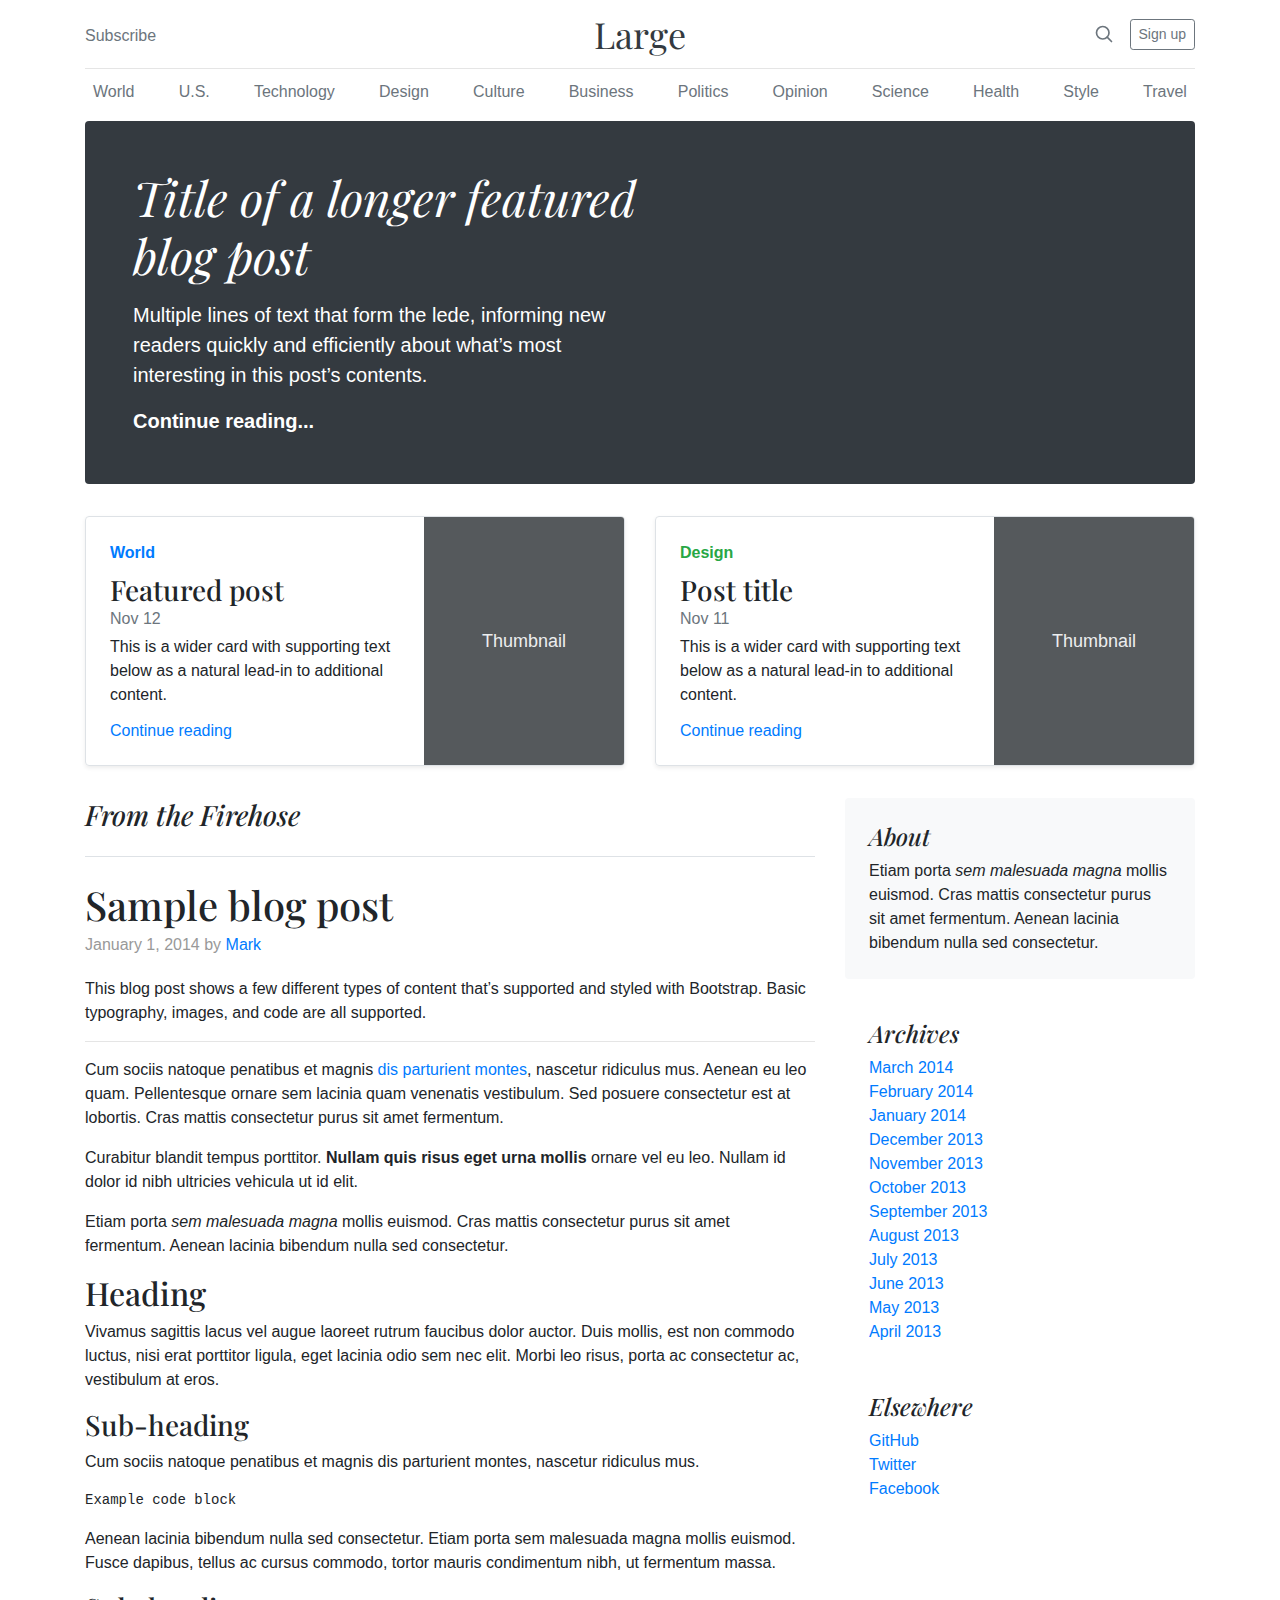
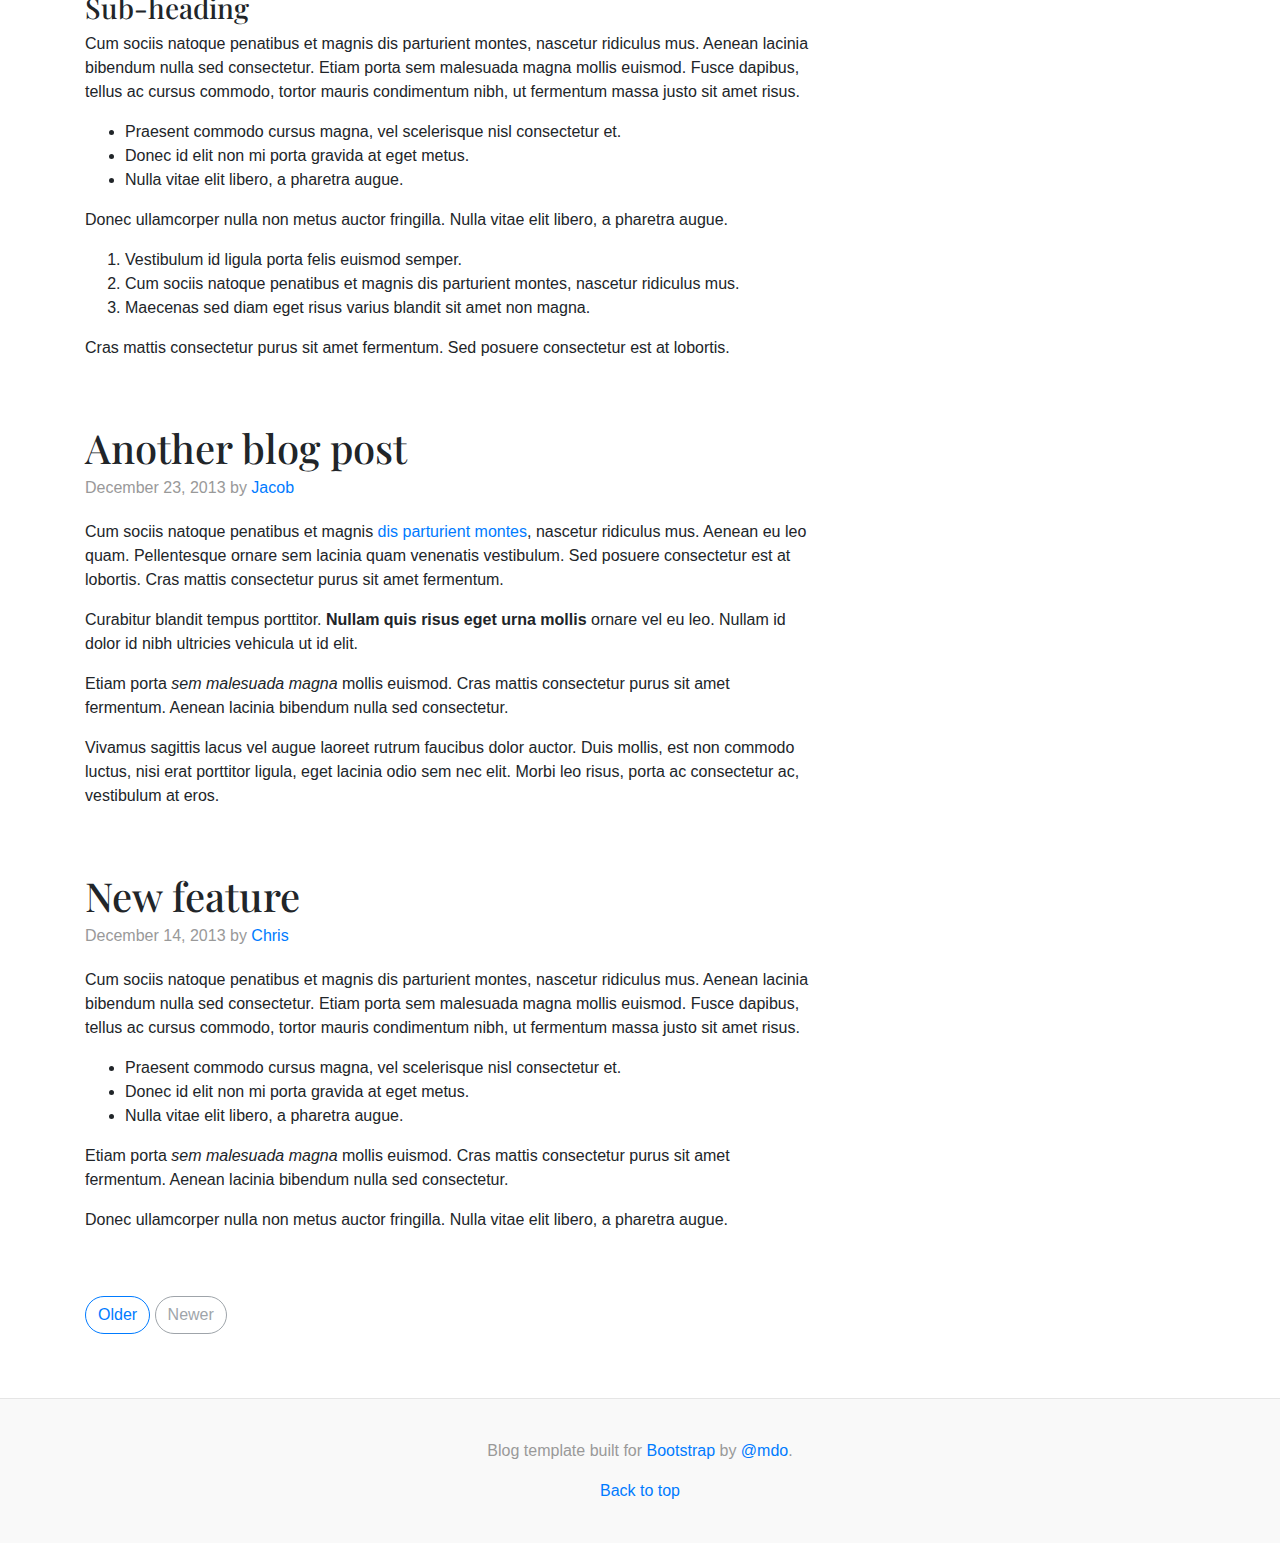
<file: blog/index.html>
<!doctype html>
<html lang="en">
  <head>
    <meta charset="utf-8">
    <meta name="viewport" content="width=device-width, initial-scale=1, shrink-to-fit=no">
    <meta name="description" content="">
    <meta name="author" content="Mark Otto, Jacob Thornton, and Bootstrap contributors">
    <meta name="generator" content="Jekyll v4.0.1">
    <title>Blog Template · Bootstrap</title>

    <link rel="canonical" href="https://getbootstrap.com/docs/4.5/examples/blog/">

    <!-- Bootstrap core CSS -->
<link href="../assets/dist/css/bootstrap.css" rel="stylesheet">

    <style>
      .bd-placeholder-img {
        font-size: 1.125rem;
        text-anchor: middle;
        -webkit-user-select: none;
        -moz-user-select: none;
        -ms-user-select: none;
        user-select: none;
      }

      @media (min-width: 768px) {
        .bd-placeholder-img-lg {
          font-size: 3.5rem;
        }
      }
    </style>
    <!-- Custom styles for this template -->
    <link href="https://fonts.googleapis.com/css?family=Playfair+Display:700,900" rel="stylesheet">
    <!-- Custom styles for this template -->
    <link href="blog.css" rel="stylesheet">
  </head>
  <body>
    <div class="container">
  <header class="blog-header py-3">
    <div class="row flex-nowrap justify-content-between align-items-center">
      <div class="col-4 pt-1">
        <a class="text-muted" href="#">Subscribe</a>
      </div>
      <div class="col-4 text-center">
        <a class="blog-header-logo text-dark" href="#">Large</a>
      </div>
      <div class="col-4 d-flex justify-content-end align-items-center">
        <a class="text-muted" href="#" aria-label="Search">
          <svg xmlns="http://www.w3.org/2000/svg" width="20" height="20" fill="none" stroke="currentColor" stroke-linecap="round" stroke-linejoin="round" stroke-width="2" class="mx-3" role="img" viewBox="0 0 24 24" focusable="false"><title>Search</title><circle cx="10.5" cy="10.5" r="7.5"/><path d="M21 21l-5.2-5.2"/></svg>
        </a>
        <a class="btn btn-sm btn-outline-secondary" href="#">Sign up</a>
      </div>
    </div>
  </header>

  <div class="nav-scroller py-1 mb-2">
    <nav class="nav d-flex justify-content-between">
      <a class="p-2 text-muted" href="#">World</a>
      <a class="p-2 text-muted" href="#">U.S.</a>
      <a class="p-2 text-muted" href="#">Technology</a>
      <a class="p-2 text-muted" href="#">Design</a>
      <a class="p-2 text-muted" href="#">Culture</a>
      <a class="p-2 text-muted" href="#">Business</a>
      <a class="p-2 text-muted" href="#">Politics</a>
      <a class="p-2 text-muted" href="#">Opinion</a>
      <a class="p-2 text-muted" href="#">Science</a>
      <a class="p-2 text-muted" href="#">Health</a>
      <a class="p-2 text-muted" href="#">Style</a>
      <a class="p-2 text-muted" href="#">Travel</a>
    </nav>
  </div>

  <div class="jumbotron p-4 p-md-5 text-white rounded bg-dark">
    <div class="col-md-6 px-0">
      <h1 class="display-4 font-italic">Title of a longer featured blog post</h1>
      <p class="lead my-3">Multiple lines of text that form the lede, informing new readers quickly and efficiently about what’s most interesting in this post’s contents.</p>
      <p class="lead mb-0"><a href="#" class="text-white font-weight-bold">Continue reading...</a></p>
    </div>
  </div>

  <div class="row mb-2">
    <div class="col-md-6">
      <div class="row no-gutters border rounded overflow-hidden flex-md-row mb-4 shadow-sm h-md-250 position-relative">
        <div class="col p-4 d-flex flex-column position-static">
          <strong class="d-inline-block mb-2 text-primary">World</strong>
          <h3 class="mb-0">Featured post</h3>
          <div class="mb-1 text-muted">Nov 12</div>
          <p class="card-text mb-auto">This is a wider card with supporting text below as a natural lead-in to additional content.</p>
          <a href="#" class="stretched-link">Continue reading</a>
        </div>
        <div class="col-auto d-none d-lg-block">
          <svg class="bd-placeholder-img" width="200" height="250" xmlns="http://www.w3.org/2000/svg" preserveAspectRatio="xMidYMid slice" focusable="false" role="img" aria-label="Placeholder: Thumbnail"><title>Placeholder</title><rect width="100%" height="100%" fill="#55595c"/><text x="50%" y="50%" fill="#eceeef" dy=".3em">Thumbnail</text></svg>
        </div>
      </div>
    </div>
    <div class="col-md-6">
      <div class="row no-gutters border rounded overflow-hidden flex-md-row mb-4 shadow-sm h-md-250 position-relative">
        <div class="col p-4 d-flex flex-column position-static">
          <strong class="d-inline-block mb-2 text-success">Design</strong>
          <h3 class="mb-0">Post title</h3>
          <div class="mb-1 text-muted">Nov 11</div>
          <p class="mb-auto">This is a wider card with supporting text below as a natural lead-in to additional content.</p>
          <a href="#" class="stretched-link">Continue reading</a>
        </div>
        <div class="col-auto d-none d-lg-block">
          <svg class="bd-placeholder-img" width="200" height="250" xmlns="http://www.w3.org/2000/svg" preserveAspectRatio="xMidYMid slice" focusable="false" role="img" aria-label="Placeholder: Thumbnail"><title>Placeholder</title><rect width="100%" height="100%" fill="#55595c"/><text x="50%" y="50%" fill="#eceeef" dy=".3em">Thumbnail</text></svg>
        </div>
      </div>
    </div>
  </div>
</div>

<main role="main" class="container">
  <div class="row">
    <div class="col-md-8 blog-main">
      <h3 class="pb-4 mb-4 font-italic border-bottom">
        From the Firehose
      </h3>

      <div class="blog-post">
        <h2 class="blog-post-title">Sample blog post</h2>
        <p class="blog-post-meta">January 1, 2014 by <a href="#">Mark</a></p>

        <p>This blog post shows a few different types of content that’s supported and styled with Bootstrap. Basic typography, images, and code are all supported.</p>
        <hr>
        <p>Cum sociis natoque penatibus et magnis <a href="#">dis parturient montes</a>, nascetur ridiculus mus. Aenean eu leo quam. Pellentesque ornare sem lacinia quam venenatis vestibulum. Sed posuere consectetur est at lobortis. Cras mattis consectetur purus sit amet fermentum.</p>
        <blockquote>
          <p>Curabitur blandit tempus porttitor. <strong>Nullam quis risus eget urna mollis</strong> ornare vel eu leo. Nullam id dolor id nibh ultricies vehicula ut id elit.</p>
        </blockquote>
        <p>Etiam porta <em>sem malesuada magna</em> mollis euismod. Cras mattis consectetur purus sit amet fermentum. Aenean lacinia bibendum nulla sed consectetur.</p>
        <h2>Heading</h2>
        <p>Vivamus sagittis lacus vel augue laoreet rutrum faucibus dolor auctor. Duis mollis, est non commodo luctus, nisi erat porttitor ligula, eget lacinia odio sem nec elit. Morbi leo risus, porta ac consectetur ac, vestibulum at eros.</p>
        <h3>Sub-heading</h3>
        <p>Cum sociis natoque penatibus et magnis dis parturient montes, nascetur ridiculus mus.</p>
        <pre><code>Example code block</code></pre>
        <p>Aenean lacinia bibendum nulla sed consectetur. Etiam porta sem malesuada magna mollis euismod. Fusce dapibus, tellus ac cursus commodo, tortor mauris condimentum nibh, ut fermentum massa.</p>
        <h3>Sub-heading</h3>
        <p>Cum sociis natoque penatibus et magnis dis parturient montes, nascetur ridiculus mus. Aenean lacinia bibendum nulla sed consectetur. Etiam porta sem malesuada magna mollis euismod. Fusce dapibus, tellus ac cursus commodo, tortor mauris condimentum nibh, ut fermentum massa justo sit amet risus.</p>
        <ul>
          <li>Praesent commodo cursus magna, vel scelerisque nisl consectetur et.</li>
          <li>Donec id elit non mi porta gravida at eget metus.</li>
          <li>Nulla vitae elit libero, a pharetra augue.</li>
        </ul>
        <p>Donec ullamcorper nulla non metus auctor fringilla. Nulla vitae elit libero, a pharetra augue.</p>
        <ol>
          <li>Vestibulum id ligula porta felis euismod semper.</li>
          <li>Cum sociis natoque penatibus et magnis dis parturient montes, nascetur ridiculus mus.</li>
          <li>Maecenas sed diam eget risus varius blandit sit amet non magna.</li>
        </ol>
        <p>Cras mattis consectetur purus sit amet fermentum. Sed posuere consectetur est at lobortis.</p>
      </div><!-- /.blog-post -->

      <div class="blog-post">
        <h2 class="blog-post-title">Another blog post</h2>
        <p class="blog-post-meta">December 23, 2013 by <a href="#">Jacob</a></p>

        <p>Cum sociis natoque penatibus et magnis <a href="#">dis parturient montes</a>, nascetur ridiculus mus. Aenean eu leo quam. Pellentesque ornare sem lacinia quam venenatis vestibulum. Sed posuere consectetur est at lobortis. Cras mattis consectetur purus sit amet fermentum.</p>
        <blockquote>
          <p>Curabitur blandit tempus porttitor. <strong>Nullam quis risus eget urna mollis</strong> ornare vel eu leo. Nullam id dolor id nibh ultricies vehicula ut id elit.</p>
        </blockquote>
        <p>Etiam porta <em>sem malesuada magna</em> mollis euismod. Cras mattis consectetur purus sit amet fermentum. Aenean lacinia bibendum nulla sed consectetur.</p>
        <p>Vivamus sagittis lacus vel augue laoreet rutrum faucibus dolor auctor. Duis mollis, est non commodo luctus, nisi erat porttitor ligula, eget lacinia odio sem nec elit. Morbi leo risus, porta ac consectetur ac, vestibulum at eros.</p>
      </div><!-- /.blog-post -->

      <div class="blog-post">
        <h2 class="blog-post-title">New feature</h2>
        <p class="blog-post-meta">December 14, 2013 by <a href="#">Chris</a></p>

        <p>Cum sociis natoque penatibus et magnis dis parturient montes, nascetur ridiculus mus. Aenean lacinia bibendum nulla sed consectetur. Etiam porta sem malesuada magna mollis euismod. Fusce dapibus, tellus ac cursus commodo, tortor mauris condimentum nibh, ut fermentum massa justo sit amet risus.</p>
        <ul>
          <li>Praesent commodo cursus magna, vel scelerisque nisl consectetur et.</li>
          <li>Donec id elit non mi porta gravida at eget metus.</li>
          <li>Nulla vitae elit libero, a pharetra augue.</li>
        </ul>
        <p>Etiam porta <em>sem malesuada magna</em> mollis euismod. Cras mattis consectetur purus sit amet fermentum. Aenean lacinia bibendum nulla sed consectetur.</p>
        <p>Donec ullamcorper nulla non metus auctor fringilla. Nulla vitae elit libero, a pharetra augue.</p>
      </div><!-- /.blog-post -->

      <nav class="blog-pagination">
        <a class="btn btn-outline-primary" href="#">Older</a>
        <a class="btn btn-outline-secondary disabled" href="#" tabindex="-1" aria-disabled="true">Newer</a>
      </nav>

    </div><!-- /.blog-main -->

    <aside class="col-md-4 blog-sidebar">
      <div class="p-4 mb-3 bg-light rounded">
        <h4 class="font-italic">About</h4>
        <p class="mb-0">Etiam porta <em>sem malesuada magna</em> mollis euismod. Cras mattis consectetur purus sit amet fermentum. Aenean lacinia bibendum nulla sed consectetur.</p>
      </div>

      <div class="p-4">
        <h4 class="font-italic">Archives</h4>
        <ol class="list-unstyled mb-0">
          <li><a href="#">March 2014</a></li>
          <li><a href="#">February 2014</a></li>
          <li><a href="#">January 2014</a></li>
          <li><a href="#">December 2013</a></li>
          <li><a href="#">November 2013</a></li>
          <li><a href="#">October 2013</a></li>
          <li><a href="#">September 2013</a></li>
          <li><a href="#">August 2013</a></li>
          <li><a href="#">July 2013</a></li>
          <li><a href="#">June 2013</a></li>
          <li><a href="#">May 2013</a></li>
          <li><a href="#">April 2013</a></li>
        </ol>
      </div>

      <div class="p-4">
        <h4 class="font-italic">Elsewhere</h4>
        <ol class="list-unstyled">
          <li><a href="#">GitHub</a></li>
          <li><a href="#">Twitter</a></li>
          <li><a href="#">Facebook</a></li>
        </ol>
      </div>
    </aside><!-- /.blog-sidebar -->

  </div><!-- /.row -->

</main><!-- /.container -->

<footer class="blog-footer">
  <p>Blog template built for <a href="https://getbootstrap.com/">Bootstrap</a> by <a href="https://twitter.com/mdo">@mdo</a>.</p>
  <p>
    <a href="#">Back to top</a>
  </p>
</footer>
</body>
</html>
</file>
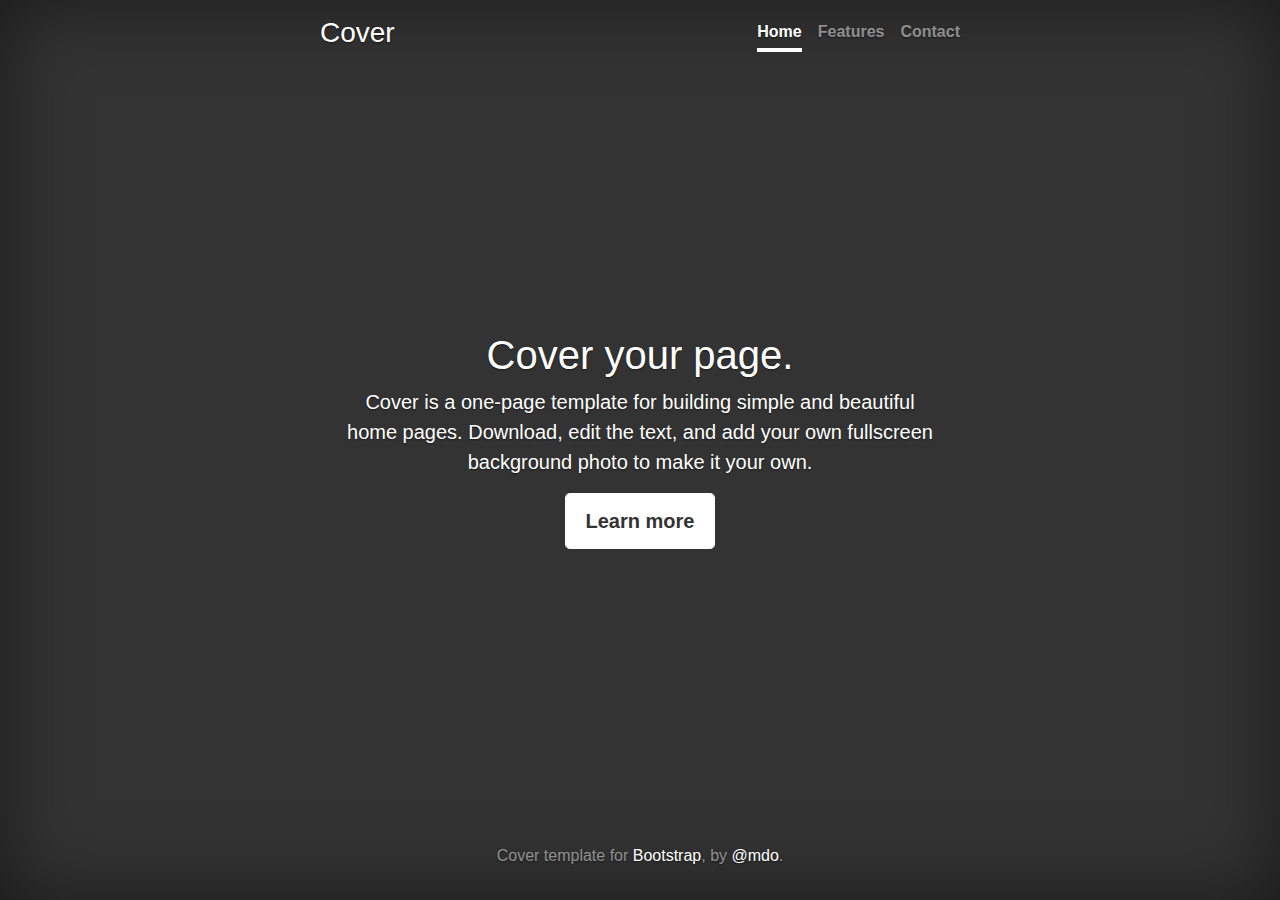
<file: cover/index.html>
<!doctype html>
<html lang="en">
  <head>
    <meta charset="utf-8">
    <meta name="viewport" content="width=device-width, initial-scale=1, shrink-to-fit=no">
    <meta name="description" content="">
    <meta name="author" content="Mark Otto, Jacob Thornton, and Bootstrap contributors">
    <meta name="generator" content="Jekyll v4.0.1">
    <title>Cover Template · Bootstrap</title>

    <link rel="canonical" href="https://getbootstrap.com/docs/4.5/examples/cover/">

    <!-- Bootstrap core CSS -->
<link href="../assets/dist/css/bootstrap.css" rel="stylesheet">

    <style>
      .bd-placeholder-img {
        font-size: 1.125rem;
        text-anchor: middle;
        -webkit-user-select: none;
        -moz-user-select: none;
        -ms-user-select: none;
        user-select: none;
      }

      @media (min-width: 768px) {
        .bd-placeholder-img-lg {
          font-size: 3.5rem;
        }
      }
    </style>
    <!-- Custom styles for this template -->
    <link href="cover.css" rel="stylesheet">
  </head>
  <body class="text-center">
    <div class="cover-container d-flex w-100 h-100 p-3 mx-auto flex-column">
  <header class="masthead mb-auto">
    <div class="inner">
      <h3 class="masthead-brand">Cover</h3>
      <nav class="nav nav-masthead justify-content-center">
        <a class="nav-link active" href="#">Home</a>
        <a class="nav-link" href="#">Features</a>
        <a class="nav-link" href="#">Contact</a>
      </nav>
    </div>
  </header>

  <main role="main" class="inner cover">
    <h1 class="cover-heading">Cover your page.</h1>
    <p class="lead">Cover is a one-page template for building simple and beautiful home pages. Download, edit the text, and add your own fullscreen background photo to make it your own.</p>
    <p class="lead">
      <a href="#" class="btn btn-lg btn-secondary">Learn more</a>
    </p>
  </main>

  <footer class="mastfoot mt-auto">
    <div class="inner">
      <p>Cover template for <a href="https://getbootstrap.com/">Bootstrap</a>, by <a href="https://twitter.com/mdo">@mdo</a>.</p>
    </div>
  </footer>
</div>
</body>
</html>
</file>
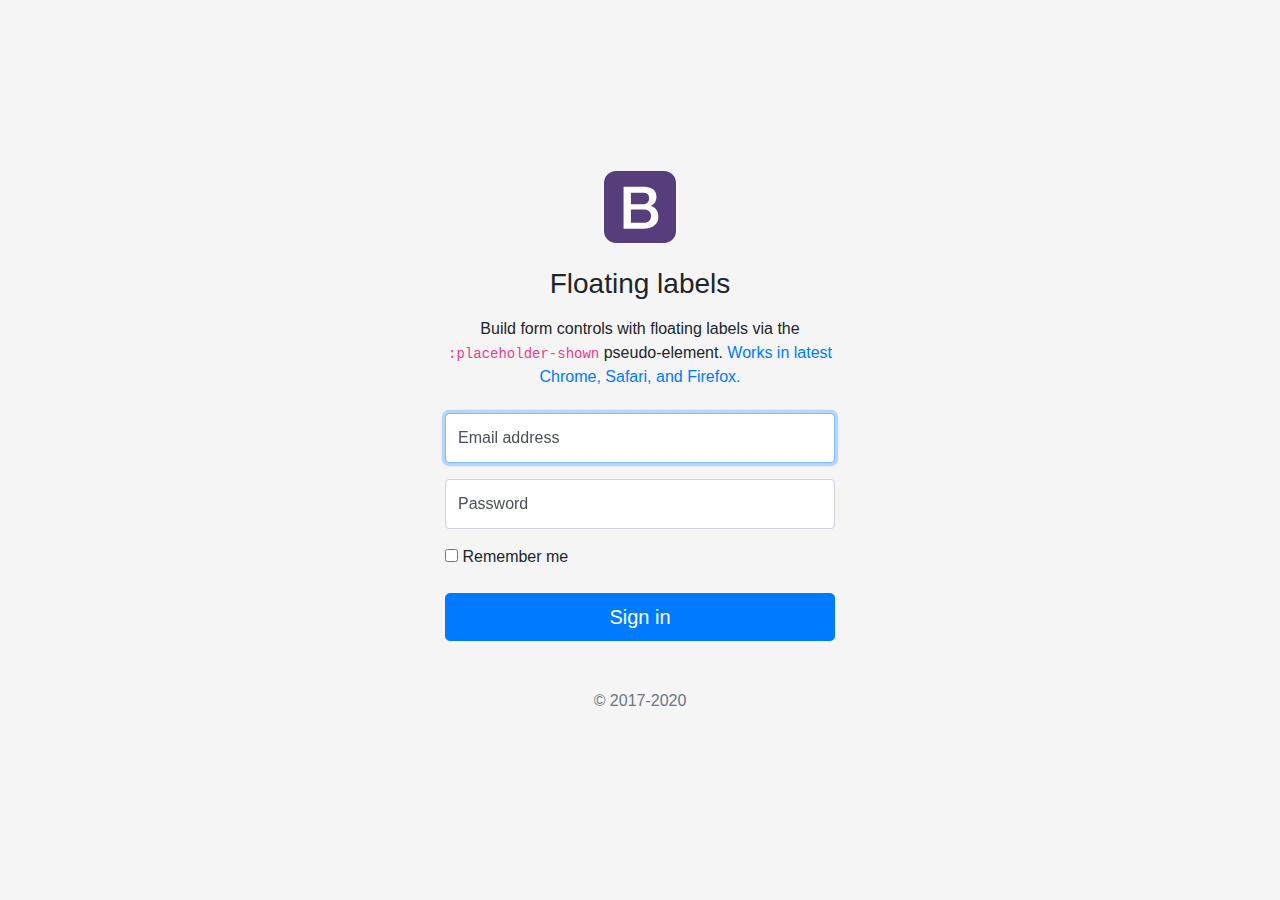
<file: floating-labels/index.html>
<!doctype html>
<html lang="en">
  <head>
    <meta charset="utf-8">
    <meta name="viewport" content="width=device-width, initial-scale=1, shrink-to-fit=no">
    <meta name="description" content="">
    <meta name="author" content="Mark Otto, Jacob Thornton, and Bootstrap contributors">
    <meta name="generator" content="Jekyll v4.0.1">
    <title>Floating labels example · Bootstrap</title>

    <link rel="canonical" href="https://getbootstrap.com/docs/4.5/examples/floating-labels/">

    <!-- Bootstrap core CSS -->
<link href="../assets/dist/css/bootstrap.css" rel="stylesheet">

    <style>
      .bd-placeholder-img {
        font-size: 1.125rem;
        text-anchor: middle;
        -webkit-user-select: none;
        -moz-user-select: none;
        -ms-user-select: none;
        user-select: none;
      }

      @media (min-width: 768px) {
        .bd-placeholder-img-lg {
          font-size: 3.5rem;
        }
      }
    </style>
    <!-- Custom styles for this template -->
    <link href="floating-labels.css" rel="stylesheet">
  </head>
  <body>
    <form class="form-signin">
  <div class="text-center mb-4">
    <img class="mb-4" src="../assets/brand/bootstrap-solid.svg" alt="" width="72" height="72">
    <h1 class="h3 mb-3 font-weight-normal">Floating labels</h1>
    <p>Build form controls with floating labels via the <code>:placeholder-shown</code> pseudo-element. <a href="https://caniuse.com/#feat=css-placeholder-shown">Works in latest Chrome, Safari, and Firefox.</a></p>
  </div>

  <div class="form-label-group">
    <input type="email" id="inputEmail" class="form-control" placeholder="Email address" required autofocus>
    <label for="inputEmail">Email address</label>
  </div>

  <div class="form-label-group">
    <input type="password" id="inputPassword" class="form-control" placeholder="Password" required>
    <label for="inputPassword">Password</label>
  </div>

  <div class="checkbox mb-3">
    <label>
      <input type="checkbox" value="remember-me"> Remember me
    </label>
  </div>
  <button class="btn btn-lg btn-primary btn-block" type="submit">Sign in</button>
  <p class="mt-5 mb-3 text-muted text-center">&copy; 2017-2020</p>
</form>
</body>
</html>
</file>
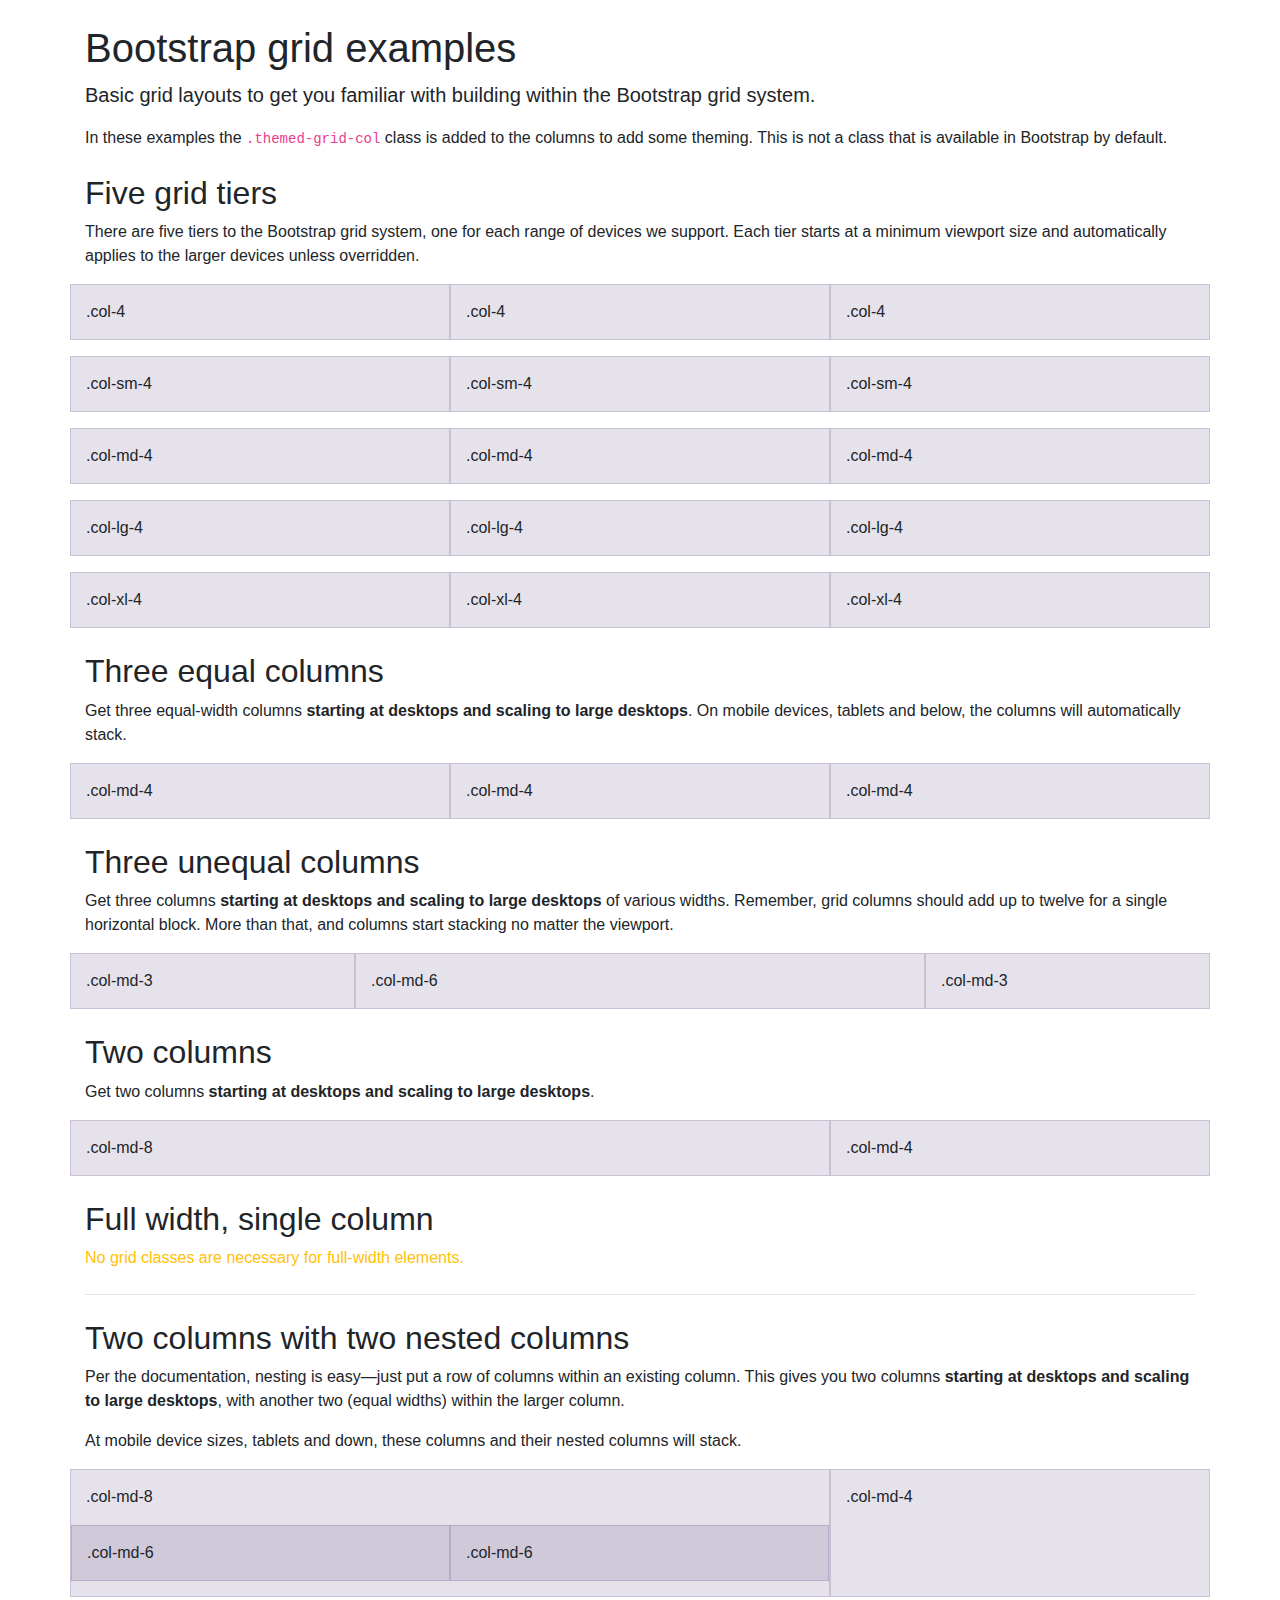
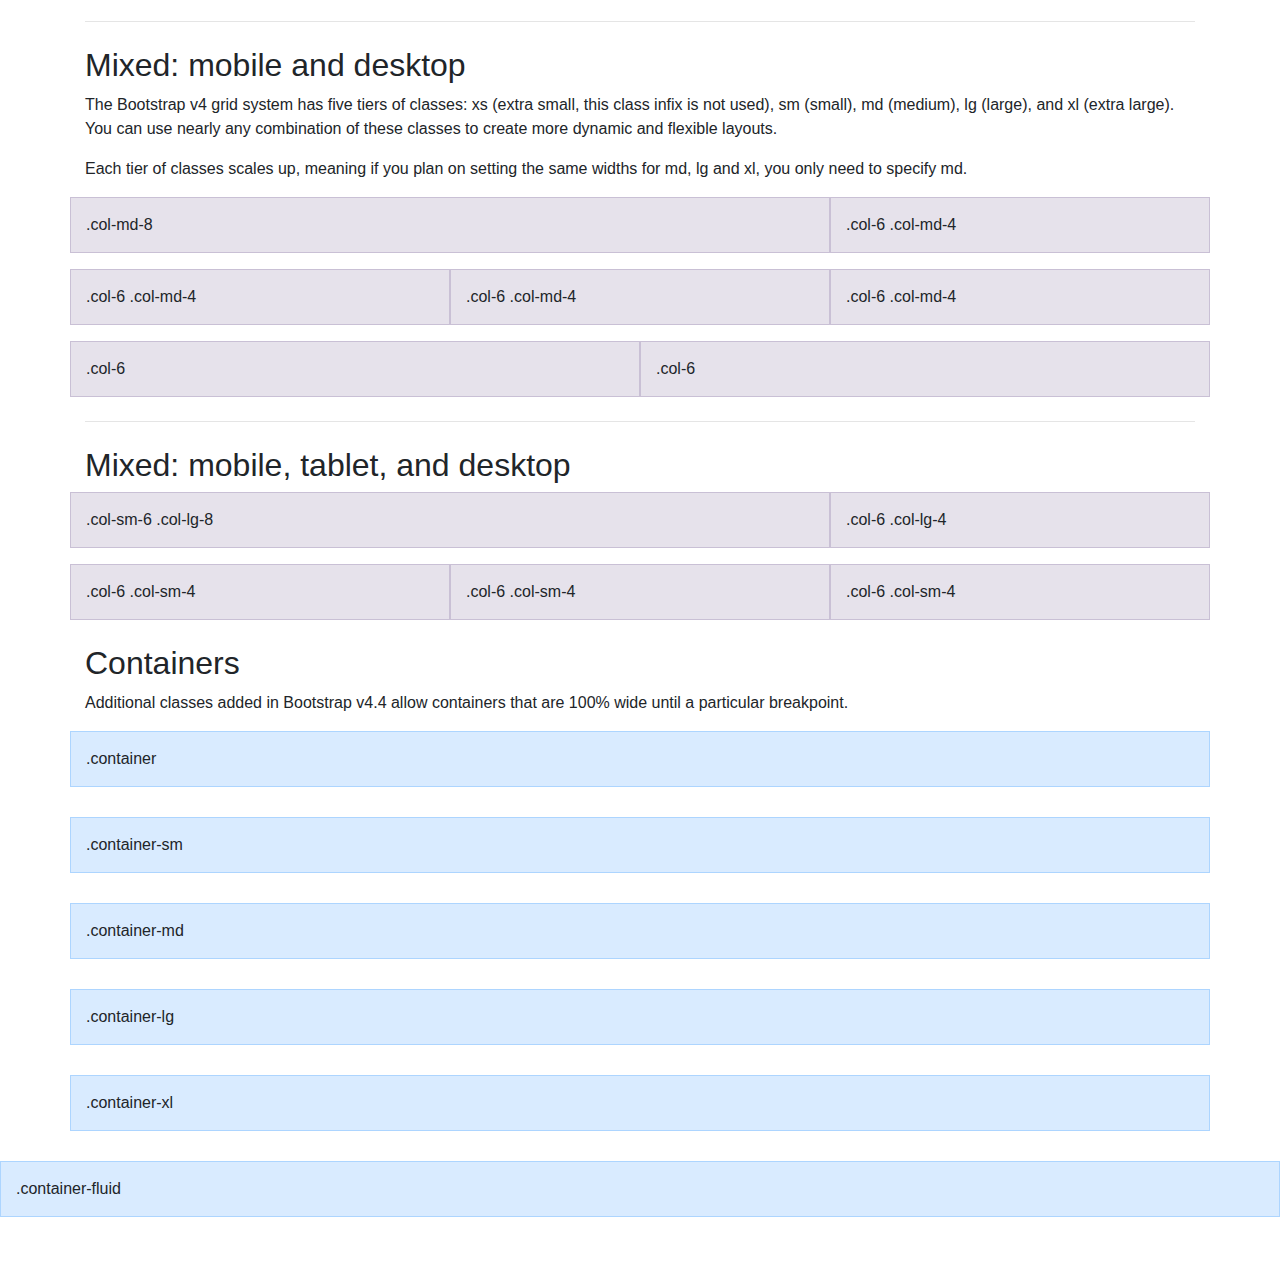
<file: grid/index.html>
<!doctype html>
<html lang="en">
  <head>
    <meta charset="utf-8">
    <meta name="viewport" content="width=device-width, initial-scale=1, shrink-to-fit=no">
    <meta name="description" content="">
    <meta name="author" content="Mark Otto, Jacob Thornton, and Bootstrap contributors">
    <meta name="generator" content="Jekyll v4.0.1">
    <title>Grid Template · Bootstrap</title>

    <link rel="canonical" href="https://getbootstrap.com/docs/4.5/examples/grid/">

    <!-- Bootstrap core CSS -->
<link href="../assets/dist/css/bootstrap.css" rel="stylesheet">

    <style>
      .bd-placeholder-img {
        font-size: 1.125rem;
        text-anchor: middle;
        -webkit-user-select: none;
        -moz-user-select: none;
        -ms-user-select: none;
        user-select: none;
      }

      @media (min-width: 768px) {
        .bd-placeholder-img-lg {
          font-size: 3.5rem;
        }
      }
    </style>
    <!-- Custom styles for this template -->
    <link href="grid.css" rel="stylesheet">
  </head>
  <body class="py-4">
    <div class="container">

  <h1>Bootstrap grid examples</h1>
  <p class="lead">Basic grid layouts to get you familiar with building within the Bootstrap grid system.</p>
  <p>In these examples the <code>.themed-grid-col</code> class is added to the columns to add some theming. This is not a class that is available in Bootstrap by default.</p>

  <h2 class="mt-4">Five grid tiers</h2>
  <p>There are five tiers to the Bootstrap grid system, one for each range of devices we support. Each tier starts at a minimum viewport size and automatically applies to the larger devices unless overridden.</p>

  <div class="row mb-3">
    <div class="col-4 themed-grid-col">.col-4</div>
    <div class="col-4 themed-grid-col">.col-4</div>
    <div class="col-4 themed-grid-col">.col-4</div>
  </div>

  <div class="row mb-3">
    <div class="col-sm-4 themed-grid-col">.col-sm-4</div>
    <div class="col-sm-4 themed-grid-col">.col-sm-4</div>
    <div class="col-sm-4 themed-grid-col">.col-sm-4</div>
  </div>

  <div class="row mb-3">
    <div class="col-md-4 themed-grid-col">.col-md-4</div>
    <div class="col-md-4 themed-grid-col">.col-md-4</div>
    <div class="col-md-4 themed-grid-col">.col-md-4</div>
  </div>

  <div class="row mb-3">
    <div class="col-lg-4 themed-grid-col">.col-lg-4</div>
    <div class="col-lg-4 themed-grid-col">.col-lg-4</div>
    <div class="col-lg-4 themed-grid-col">.col-lg-4</div>
  </div>

  <div class="row mb-3">
    <div class="col-xl-4 themed-grid-col">.col-xl-4</div>
    <div class="col-xl-4 themed-grid-col">.col-xl-4</div>
    <div class="col-xl-4 themed-grid-col">.col-xl-4</div>
  </div>

  <h2 class="mt-4">Three equal columns</h2>
  <p>Get three equal-width columns <strong>starting at desktops and scaling to large desktops</strong>. On mobile devices, tablets and below, the columns will automatically stack.</p>
  <div class="row mb-3">
    <div class="col-md-4 themed-grid-col">.col-md-4</div>
    <div class="col-md-4 themed-grid-col">.col-md-4</div>
    <div class="col-md-4 themed-grid-col">.col-md-4</div>
  </div>

  <h2 class="mt-4">Three unequal columns</h2>
  <p>Get three columns <strong>starting at desktops and scaling to large desktops</strong> of various widths. Remember, grid columns should add up to twelve for a single horizontal block. More than that, and columns start stacking no matter the viewport.</p>
  <div class="row mb-3">
    <div class="col-md-3 themed-grid-col">.col-md-3</div>
    <div class="col-md-6 themed-grid-col">.col-md-6</div>
    <div class="col-md-3 themed-grid-col">.col-md-3</div>
  </div>

  <h2 class="mt-4">Two columns</h2>
  <p>Get two columns <strong>starting at desktops and scaling to large desktops</strong>.</p>
  <div class="row mb-3">
    <div class="col-md-8 themed-grid-col">.col-md-8</div>
    <div class="col-md-4 themed-grid-col">.col-md-4</div>
  </div>

  <h2 class="mt-4">Full width, single column</h2>
  <p class="text-warning">
    No grid classes are necessary for full-width elements.
  </p>

  <hr class="my-4">

  <h2 class="mt-4">Two columns with two nested columns</h2>
  <p>Per the documentation, nesting is easy—just put a row of columns within an existing column. This gives you two columns <strong>starting at desktops and scaling to large desktops</strong>, with another two (equal widths) within the larger column.</p>
  <p>At mobile device sizes, tablets and down, these columns and their nested columns will stack.</p>
  <div class="row mb-3">
    <div class="col-md-8 themed-grid-col">
      <div class="pb-3">
        .col-md-8
      </div>
      <div class="row">
        <div class="col-md-6 themed-grid-col">.col-md-6</div>
        <div class="col-md-6 themed-grid-col">.col-md-6</div>
      </div>
    </div>
    <div class="col-md-4 themed-grid-col">.col-md-4</div>
  </div>

  <hr class="my-4">

  <h2 class="mt-4">Mixed: mobile and desktop</h2>
  <p>The Bootstrap v4 grid system has five tiers of classes: xs (extra small, this class infix is not used), sm (small), md (medium), lg (large), and xl (extra large). You can use nearly any combination of these classes to create more dynamic and flexible layouts.</p>
  <p>Each tier of classes scales up, meaning if you plan on setting the same widths for md, lg and xl, you only need to specify md.</p>
  <div class="row mb-3">
    <div class="col-md-8 themed-grid-col">.col-md-8</div>
    <div class="col-6 col-md-4 themed-grid-col">.col-6 .col-md-4</div>
  </div>
  <div class="row mb-3">
    <div class="col-6 col-md-4 themed-grid-col">.col-6 .col-md-4</div>
    <div class="col-6 col-md-4 themed-grid-col">.col-6 .col-md-4</div>
    <div class="col-6 col-md-4 themed-grid-col">.col-6 .col-md-4</div>
  </div>
  <div class="row mb-3">
    <div class="col-6 themed-grid-col">.col-6</div>
    <div class="col-6 themed-grid-col">.col-6</div>
  </div>

  <hr class="my-4">

  <h2 class="mt-4">Mixed: mobile, tablet, and desktop</h2>
  <div class="row mb-3">
    <div class="col-sm-6 col-lg-8 themed-grid-col">.col-sm-6 .col-lg-8</div>
    <div class="col-6 col-lg-4 themed-grid-col">.col-6 .col-lg-4</div>
  </div>
  <div class="row mb-3">
    <div class="col-6 col-sm-4 themed-grid-col">.col-6 .col-sm-4</div>
    <div class="col-6 col-sm-4 themed-grid-col">.col-6 .col-sm-4</div>
    <div class="col-6 col-sm-4 themed-grid-col">.col-6 .col-sm-4</div>
  </div>

</div>

<div class="container" id="containers">
  <h2 class="mt-4">Containers</h2>
  <p>Additional classes added in Bootstrap v4.4 allow containers that are 100% wide until a particular breakpoint.</p>
</div>

<div class="container themed-container">.container</div>
<div class="container-sm themed-container">.container-sm</div>
<div class="container-md themed-container">.container-md</div>
<div class="container-lg themed-container">.container-lg</div>
<div class="container-xl themed-container">.container-xl</div>
<div class="container-fluid themed-container">.container-fluid</div>
</body>
</html>
</file>
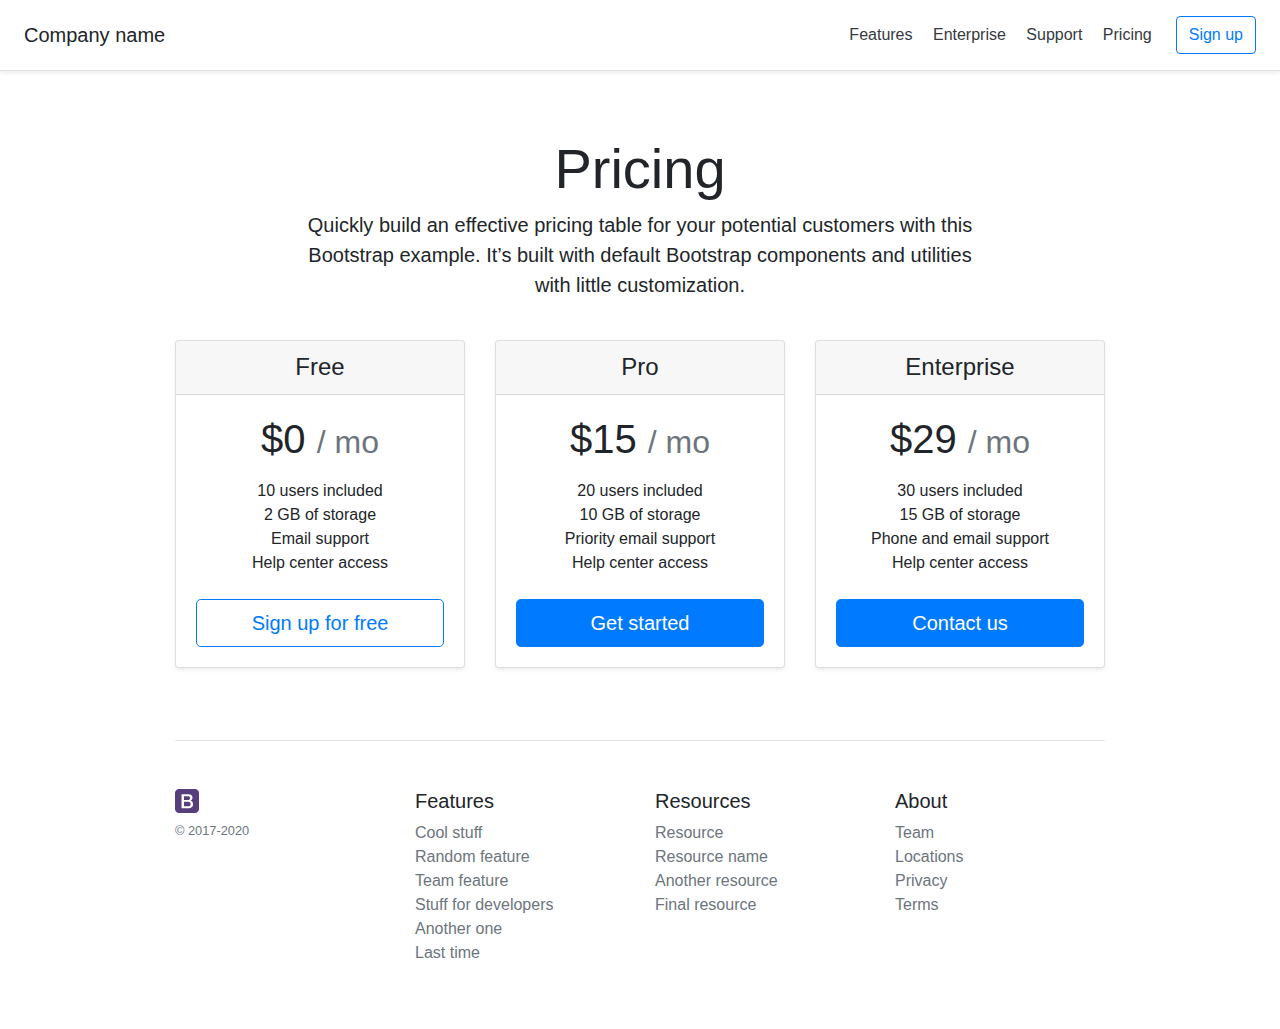
<file: pricing/index.html>
<!doctype html>
<html lang="en">
  <head>
    <meta charset="utf-8">
    <meta name="viewport" content="width=device-width, initial-scale=1, shrink-to-fit=no">
    <meta name="description" content="">
    <meta name="author" content="Mark Otto, Jacob Thornton, and Bootstrap contributors">
    <meta name="generator" content="Jekyll v4.0.1">
    <title>Pricing example · Bootstrap</title>

    <link rel="canonical" href="https://getbootstrap.com/docs/4.5/examples/pricing/">

    <!-- Bootstrap core CSS -->
<link href="../assets/dist/css/bootstrap.css" rel="stylesheet">

    <style>
      .bd-placeholder-img {
        font-size: 1.125rem;
        text-anchor: middle;
        -webkit-user-select: none;
        -moz-user-select: none;
        -ms-user-select: none;
        user-select: none;
      }

      @media (min-width: 768px) {
        .bd-placeholder-img-lg {
          font-size: 3.5rem;
        }
      }
    </style>
    <!-- Custom styles for this template -->
    <link href="pricing.css" rel="stylesheet">
  </head>
  <body>
    <div class="d-flex flex-column flex-md-row align-items-center p-3 px-md-4 mb-3 bg-white border-bottom shadow-sm">
  <h5 class="my-0 mr-md-auto font-weight-normal">Company name</h5>
  <nav class="my-2 my-md-0 mr-md-3">
    <a class="p-2 text-dark" href="#">Features</a>
    <a class="p-2 text-dark" href="#">Enterprise</a>
    <a class="p-2 text-dark" href="#">Support</a>
    <a class="p-2 text-dark" href="#">Pricing</a>
  </nav>
  <a class="btn btn-outline-primary" href="#">Sign up</a>
</div>

<div class="pricing-header px-3 py-3 pt-md-5 pb-md-4 mx-auto text-center">
  <h1 class="display-4">Pricing</h1>
  <p class="lead">Quickly build an effective pricing table for your potential customers with this Bootstrap example. It’s built with default Bootstrap components and utilities with little customization.</p>
</div>

<div class="container">
  <div class="card-deck mb-3 text-center">
    <div class="card mb-4 shadow-sm">
      <div class="card-header">
        <h4 class="my-0 font-weight-normal">Free</h4>
      </div>
      <div class="card-body">
        <h1 class="card-title pricing-card-title">$0 <small class="text-muted">/ mo</small></h1>
        <ul class="list-unstyled mt-3 mb-4">
          <li>10 users included</li>
          <li>2 GB of storage</li>
          <li>Email support</li>
          <li>Help center access</li>
        </ul>
        <button type="button" class="btn btn-lg btn-block btn-outline-primary">Sign up for free</button>
      </div>
    </div>
    <div class="card mb-4 shadow-sm">
      <div class="card-header">
        <h4 class="my-0 font-weight-normal">Pro</h4>
      </div>
      <div class="card-body">
        <h1 class="card-title pricing-card-title">$15 <small class="text-muted">/ mo</small></h1>
        <ul class="list-unstyled mt-3 mb-4">
          <li>20 users included</li>
          <li>10 GB of storage</li>
          <li>Priority email support</li>
          <li>Help center access</li>
        </ul>
        <button type="button" class="btn btn-lg btn-block btn-primary">Get started</button>
      </div>
    </div>
    <div class="card mb-4 shadow-sm">
      <div class="card-header">
        <h4 class="my-0 font-weight-normal">Enterprise</h4>
      </div>
      <div class="card-body">
        <h1 class="card-title pricing-card-title">$29 <small class="text-muted">/ mo</small></h1>
        <ul class="list-unstyled mt-3 mb-4">
          <li>30 users included</li>
          <li>15 GB of storage</li>
          <li>Phone and email support</li>
          <li>Help center access</li>
        </ul>
        <button type="button" class="btn btn-lg btn-block btn-primary">Contact us</button>
      </div>
    </div>
  </div>

  <footer class="pt-4 my-md-5 pt-md-5 border-top">
    <div class="row">
      <div class="col-12 col-md">
        <img class="mb-2" src="../assets/brand/bootstrap-solid.svg" alt="" width="24" height="24">
        <small class="d-block mb-3 text-muted">&copy; 2017-2020</small>
      </div>
      <div class="col-6 col-md">
        <h5>Features</h5>
        <ul class="list-unstyled text-small">
          <li><a class="text-muted" href="#">Cool stuff</a></li>
          <li><a class="text-muted" href="#">Random feature</a></li>
          <li><a class="text-muted" href="#">Team feature</a></li>
          <li><a class="text-muted" href="#">Stuff for developers</a></li>
          <li><a class="text-muted" href="#">Another one</a></li>
          <li><a class="text-muted" href="#">Last time</a></li>
        </ul>
      </div>
      <div class="col-6 col-md">
        <h5>Resources</h5>
        <ul class="list-unstyled text-small">
          <li><a class="text-muted" href="#">Resource</a></li>
          <li><a class="text-muted" href="#">Resource name</a></li>
          <li><a class="text-muted" href="#">Another resource</a></li>
          <li><a class="text-muted" href="#">Final resource</a></li>
        </ul>
      </div>
      <div class="col-6 col-md">
        <h5>About</h5>
        <ul class="list-unstyled text-small">
          <li><a class="text-muted" href="#">Team</a></li>
          <li><a class="text-muted" href="#">Locations</a></li>
          <li><a class="text-muted" href="#">Privacy</a></li>
          <li><a class="text-muted" href="#">Terms</a></li>
        </ul>
      </div>
    </div>
  </footer>
</div>
</body>
</html>
</file>
<file: blog/blog.css>
/* stylelint-disable selector-list-comma-newline-after */

.blog-header {
  line-height: 1;
  border-bottom: 1px solid #e5e5e5;
}

.blog-header-logo {
  font-family: "Playfair Display", Georgia, "Times New Roman", serif;
  font-size: 2.25rem;
}

.blog-header-logo:hover {
  text-decoration: none;
}

h1, h2, h3, h4, h5, h6 {
  font-family: "Playfair Display", Georgia, "Times New Roman", serif;
}

.display-4 {
  font-size: 2.5rem;
}
@media (min-width: 768px) {
  .display-4 {
    font-size: 3rem;
  }
}

.nav-scroller {
  position: relative;
  z-index: 2;
  height: 2.75rem;
  overflow-y: hidden;
}

.nav-scroller .nav {
  display: -ms-flexbox;
  display: flex;
  -ms-flex-wrap: nowrap;
  flex-wrap: nowrap;
  padding-bottom: 1rem;
  margin-top: -1px;
  overflow-x: auto;
  text-align: center;
  white-space: nowrap;
  -webkit-overflow-scrolling: touch;
}

.nav-scroller .nav-link {
  padding-top: .75rem;
  padding-bottom: .75rem;
  font-size: .875rem;
}

.card-img-right {
  height: 100%;
  border-radius: 0 3px 3px 0;
}

.flex-auto {
  -ms-flex: 0 0 auto;
  flex: 0 0 auto;
}

.h-250 { height: 250px; }
@media (min-width: 768px) {
  .h-md-250 { height: 250px; }
}

/* Pagination */
.blog-pagination {
  margin-bottom: 4rem;
}
.blog-pagination > .btn {
  border-radius: 2rem;
}

/*
 * Blog posts
 */
.blog-post {
  margin-bottom: 4rem;
}
.blog-post-title {
  margin-bottom: .25rem;
  font-size: 2.5rem;
}
.blog-post-meta {
  margin-bottom: 1.25rem;
  color: #999;
}

/*
 * Footer
 */
.blog-footer {
  padding: 2.5rem 0;
  color: #999;
  text-align: center;
  background-color: #f9f9f9;
  border-top: .05rem solid #e5e5e5;
}
.blog-footer p:last-child {
  margin-bottom: 0;
}
</file>
<file: cover/cover.css>
/*
 * Globals
 */

/* Links */
a,
a:focus,
a:hover {
  color: #fff;
}

/* Custom default button */
.btn-secondary,
.btn-secondary:hover,
.btn-secondary:focus {
  color: #333;
  text-shadow: none; /* Prevent inheritance from `body` */
  background-color: #fff;
  border: .05rem solid #fff;
}


/*
 * Base structure
 */

html,
body {
  height: 100%;
  background-color: #333;
}

body {
  display: -ms-flexbox;
  display: flex;
  color: #fff;
  text-shadow: 0 .05rem .1rem rgba(0, 0, 0, .5);
  box-shadow: inset 0 0 5rem rgba(0, 0, 0, .5);
}

.cover-container {
  max-width: 42em;
}


/*
 * Header
 */
.masthead {
  margin-bottom: 2rem;
}

.masthead-brand {
  margin-bottom: 0;
}

.nav-masthead .nav-link {
  padding: .25rem 0;
  font-weight: 700;
  color: rgba(255, 255, 255, .5);
  background-color: transparent;
  border-bottom: .25rem solid transparent;
}

.nav-masthead .nav-link:hover,
.nav-masthead .nav-link:focus {
  border-bottom-color: rgba(255, 255, 255, .25);
}

.nav-masthead .nav-link + .nav-link {
  margin-left: 1rem;
}

.nav-masthead .active {
  color: #fff;
  border-bottom-color: #fff;
}

@media (min-width: 48em) {
  .masthead-brand {
    float: left;
  }
  .nav-masthead {
    float: right;
  }
}


/*
 * Cover
 */
.cover {
  padding: 0 1.5rem;
}
.cover .btn-lg {
  padding: .75rem 1.25rem;
  font-weight: 700;
}


/*
 * Footer
 */
.mastfoot {
  color: rgba(255, 255, 255, .5);
}
</file>
<file: floating-labels/floating-labels.css>
html,
body {
  height: 100%;
}

body {
  display: -ms-flexbox;
  display: flex;
  -ms-flex-align: center;
  align-items: center;
  padding-top: 40px;
  padding-bottom: 40px;
  background-color: #f5f5f5;
}

.form-signin {
  width: 100%;
  max-width: 420px;
  padding: 15px;
  margin: auto;
}

.form-label-group {
  position: relative;
  margin-bottom: 1rem;
}

.form-label-group > input,
.form-label-group > label {
  height: 3.125rem;
  padding: .75rem;
}

.form-label-group > label {
  position: absolute;
  top: 0;
  left: 0;
  display: block;
  width: 100%;
  margin-bottom: 0; /* Override default `<label>` margin */
  line-height: 1.5;
  color: #495057;
  pointer-events: none;
  cursor: text; /* Match the input under the label */
  border: 1px solid transparent;
  border-radius: .25rem;
  transition: all .1s ease-in-out;
}

.form-label-group input::-webkit-input-placeholder {
  color: transparent;
}

.form-label-group input:-ms-input-placeholder {
  color: transparent;
}

.form-label-group input::-ms-input-placeholder {
  color: transparent;
}

.form-label-group input::-moz-placeholder {
  color: transparent;
}

.form-label-group input::placeholder {
  color: transparent;
}

.form-label-group input:not(:placeholder-shown) {
  padding-top: 1.25rem;
  padding-bottom: .25rem;
}

.form-label-group input:not(:placeholder-shown) ~ label {
  padding-top: .25rem;
  padding-bottom: .25rem;
  font-size: 12px;
  color: #777;
}

/* Fallback for Edge
-------------------------------------------------- */
@supports (-ms-ime-align: auto) {
  .form-label-group > label {
    display: none;
  }
  .form-label-group input::-ms-input-placeholder {
    color: #777;
  }
}

/* Fallback for IE
-------------------------------------------------- */
@media all and (-ms-high-contrast: none), (-ms-high-contrast: active) {
  .form-label-group > label {
    display: none;
  }
  .form-label-group input:-ms-input-placeholder {
    color: #777;
  }
}
</file>
<file: grid/grid.css>
.themed-grid-col {
  padding-top: 15px;
  padding-bottom: 15px;
  background-color: rgba(86, 61, 124, .15);
  border: 1px solid rgba(86, 61, 124, .2);
}

.themed-container {
  padding: 15px;
  margin-bottom: 30px;
  background-color: rgba(0, 123, 255, .15);
  border: 1px solid rgba(0, 123, 255, .2);
}
</file>
<file: pricing/pricing.css>
html {
  font-size: 14px;
}
@media (min-width: 768px) {
  html {
    font-size: 16px;
  }
}

.container {
  max-width: 960px;
}

.pricing-header {
  max-width: 700px;
}

.card-deck .card {
  min-width: 220px;
}
</file>
